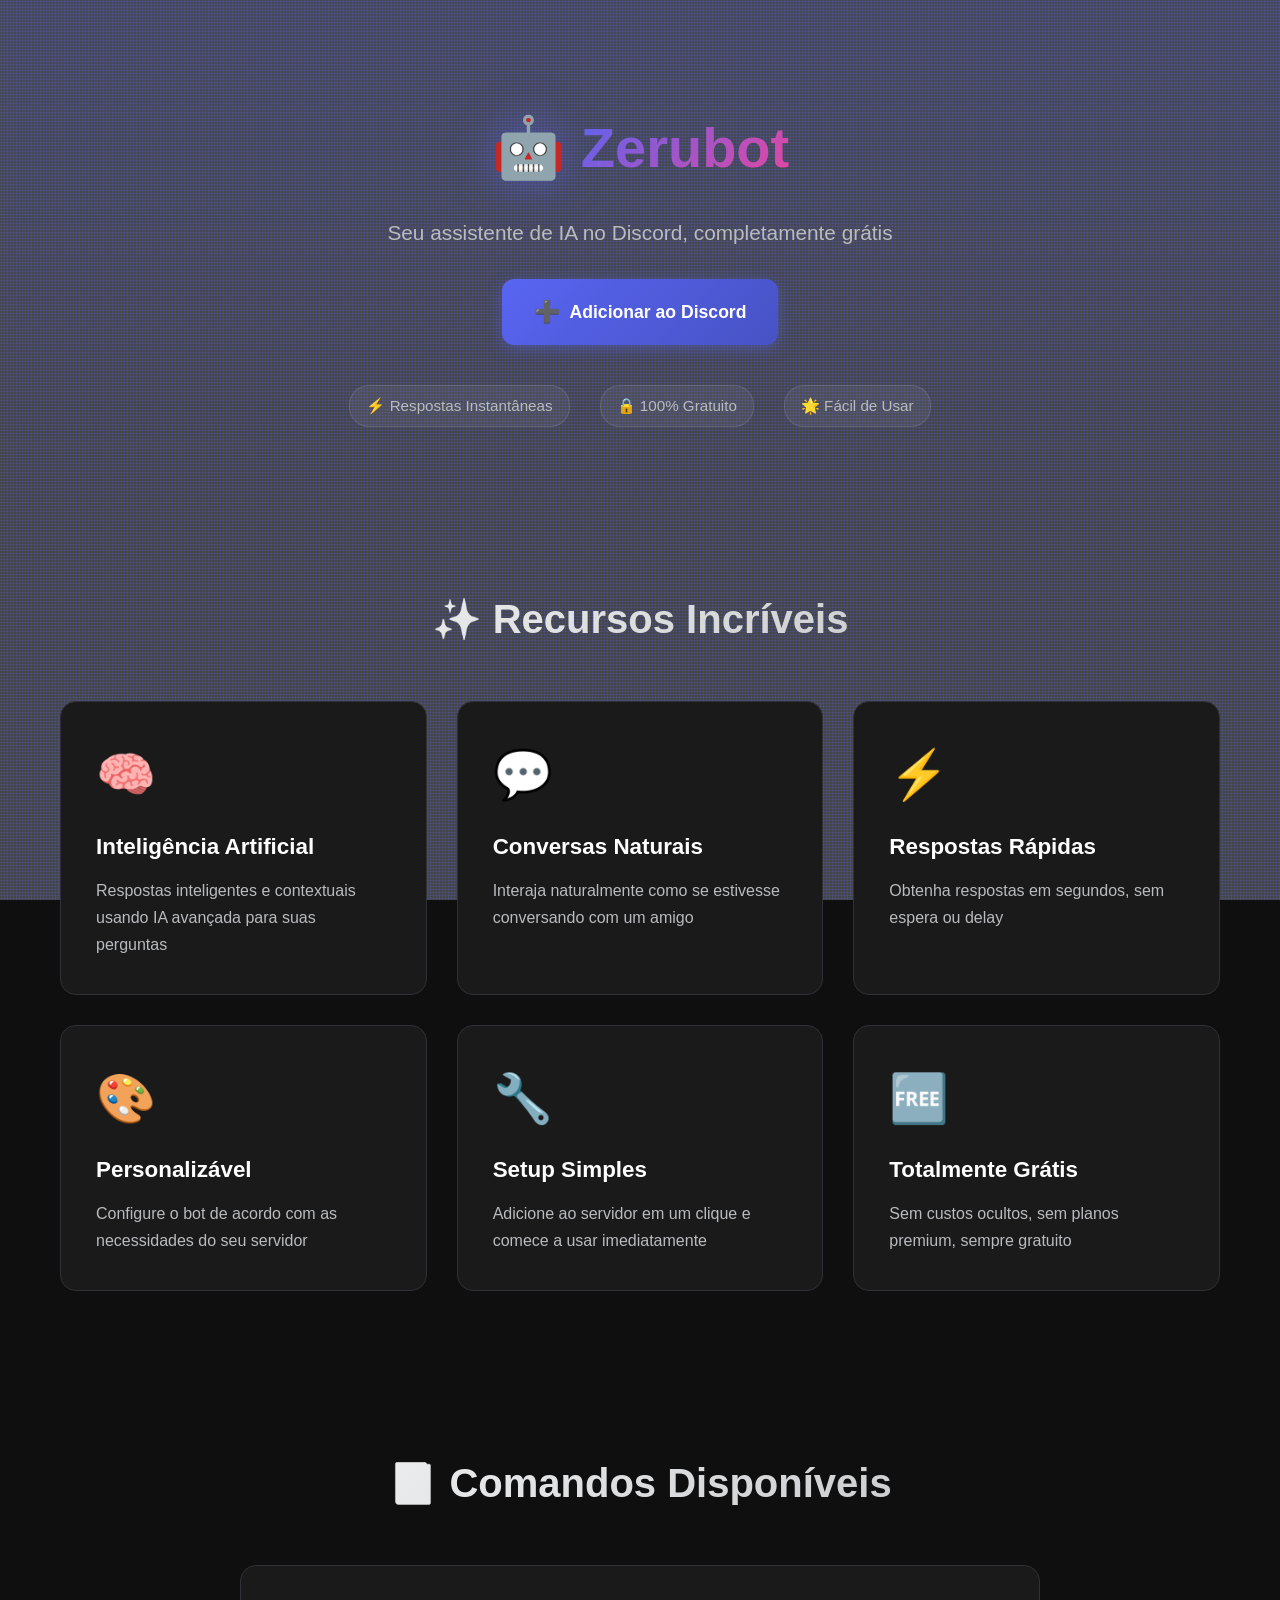
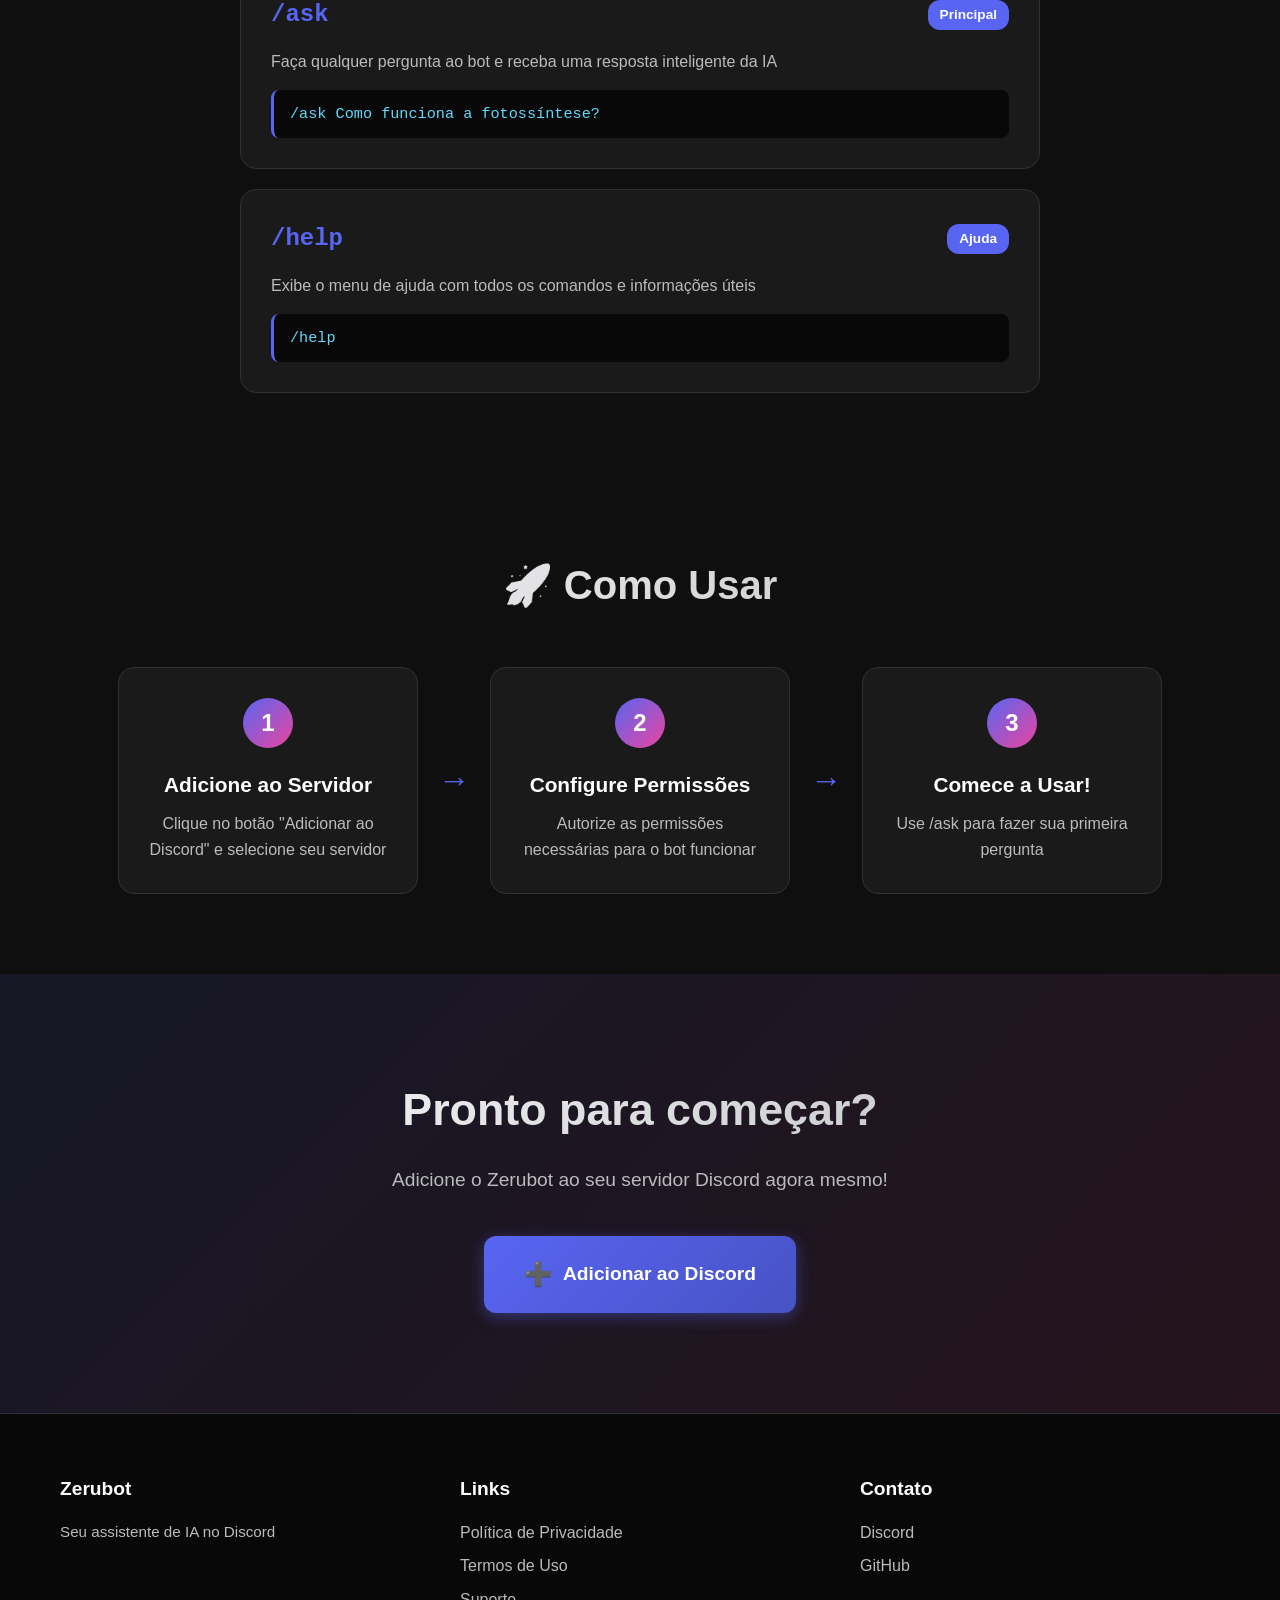
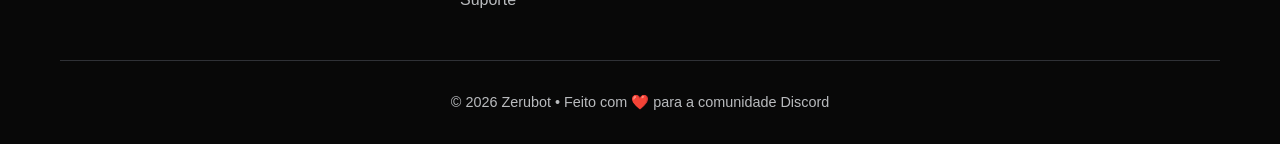
<file: index.html>
<!DOCTYPE html>
<html lang="pt-BR">
<head>
  <meta charset="UTF-8" />
  <title>Zerubot – Bot Discord com IA</title>
  <meta name="description" content="Use um bot Discord alimentado por IA gratuitamente. Respostas inteligentes, comandos fáceis e configuração rápida.">
  <meta name="viewport" content="width=device-width, initial-scale=1.0">
  <link rel="stylesheet" href="style.css">
</head>
<body>
  <div class="stars"></div>
  <div class="stars2"></div>
  
  <header>
    <div class="container">
      <div class="logo-section">
        <div class="logo">🤖</div>
        <h1>Zerubot</h1>
      </div>
      <p class="subtitle">Seu assistente de IA no Discord, completamente grátis</p>
      <a class="btn btn-primary" href="https://discord.com/oauth2/authorize?client_id=1467941142220767423&permissions=8&integration_type=0&scope=bot+applications.commands" target="_blank">
        <span class="btn-icon">➕</span> Adicionar ao Discord
      </a>
      <p class="stats">
        <span class="stat-item">⚡ Respostas Instantâneas</span>
        <span class="stat-item">🔒 100% Gratuito</span>
        <span class="stat-item">🌟 Fácil de Usar</span>
      </p>
    </div>
  </header>

  <main>
    <section class="features">
      <div class="container">
        <h2>✨ Recursos Incríveis</h2>
        <div class="feature-grid">
          <div class="feature-card">
            <div class="feature-icon">🧠</div>
            <h3>Inteligência Artificial</h3>
            <p>Respostas inteligentes e contextuais usando IA avançada para suas perguntas</p>
          </div>
          <div class="feature-card">
            <div class="feature-icon">💬</div>
            <h3>Conversas Naturais</h3>
            <p>Interaja naturalmente como se estivesse conversando com um amigo</p>
          </div>
          <div class="feature-card">
            <div class="feature-icon">⚡</div>
            <h3>Respostas Rápidas</h3>
            <p>Obtenha respostas em segundos, sem espera ou delay</p>
          </div>
          <div class="feature-card">
            <div class="feature-icon">🎨</div>
            <h3>Personalizável</h3>
            <p>Configure o bot de acordo com as necessidades do seu servidor</p>
          </div>
          <div class="feature-card">
            <div class="feature-icon">🔧</div>
            <h3>Setup Simples</h3>
            <p>Adicione ao servidor em um clique e comece a usar imediatamente</p>
          </div>
          <div class="feature-card">
            <div class="feature-icon">🆓</div>
            <h3>Totalmente Grátis</h3>
            <p>Sem custos ocultos, sem planos premium, sempre gratuito</p>
          </div>
        </div>
      </div>
    </section>

    <section class="commands">
      <div class="container">
        <h2>📘 Comandos Disponíveis</h2>
        <div class="command-list">
          <div class="command-card">
            <div class="command-header">
              <span class="command-name">/ask</span>
              <span class="command-badge">Principal</span>
            </div>
            <p class="command-description">Faça qualquer pergunta ao bot e receba uma resposta inteligente da IA</p>
            <code class="command-example">/ask Como funciona a fotossíntese?</code>
          </div>
          <div class="command-card">
            <div class="command-header">
              <span class="command-name">/help</span>
              <span class="command-badge">Ajuda</span>
            </div>
            <p class="command-description">Exibe o menu de ajuda com todos os comandos e informações úteis</p>
            <code class="command-example">/help</code>
          </div>
        </div>
      </div>
    </section>

    <section class="how-to-use">
      <div class="container">
        <h2>🚀 Como Usar</h2>
        <div class="steps">
          <div class="step">
            <div class="step-number">1</div>
            <h3>Adicione ao Servidor</h3>
            <p>Clique no botão "Adicionar ao Discord" e selecione seu servidor</p>
          </div>
          <div class="step-arrow">→</div>
          <div class="step">
            <div class="step-number">2</div>
            <h3>Configure Permissões</h3>
            <p>Autorize as permissões necessárias para o bot funcionar</p>
          </div>
          <div class="step-arrow">→</div>
          <div class="step">
            <div class="step-number">3</div>
            <h3>Comece a Usar!</h3>
            <p>Use /ask para fazer sua primeira pergunta</p>
          </div>
        </div>
      </div>
    </section>

    <section class="cta">
      <div class="container">
        <h2>Pronto para começar?</h2>
        <p>Adicione o Zerubot ao seu servidor Discord agora mesmo!</p>
        <a class="btn btn-primary btn-large" href="https://discord.com/oauth2/authorize?client_id=1467941142220767423&permissions=8&integration_type=0&scope=bot+applications.commands" target="_blank">
          <span class="btn-icon">➕</span> Adicionar ao Discord
        </a>
      </div>
    </section>
  </main>

  <footer>
    <div class="container">
      <div class="footer-content">
        <div class="footer-section">
          <h4>Zerubot</h4>
          <p>Seu assistente de IA no Discord</p>
        </div>
        <div class="footer-section">
          <h4>Links</h4>
          <a href="#" class="footer-link">Política de Privacidade</a>
          <a href="#" class="footer-link">Termos de Uso</a>
          <a href="#" class="footer-link">Suporte</a>
        </div>
        <div class="footer-section">
          <h4>Contato</h4>
          <a href="#" class="footer-link">Discord</a>
          <a href="#" class="footer-link">GitHub</a>
        </div>
      </div>
      <div class="footer-bottom">
        <p>© 2026 Zerubot • Feito com ❤️ para a comunidade Discord</p>
      </div>
    </div>
  </footer>
</body>
</html>
</file>
<file: style.css>
* {
  margin: 0;
  padding: 0;
  box-sizing: border-box;
}

:root {
  --primary: #5865F2;
  --primary-dark: #4752C4;
  --secondary: #EB459E;
  --dark: #0f0f0f;
  --darker: #080808;
  --card-bg: #1a1a1a;
  --text: #ffffff;
  --text-gray: #b9bbbe;
  --border: #2f3136;
}

body {
  font-family: -apple-system, BlinkMacSystemFont, 'Segoe UI', Roboto, 'Helvetica Neue', Arial, sans-serif;
  background: var(--dark);
  color: var(--text);
  line-height: 1.6;
  overflow-x: hidden;
}

/* Animated background stars */
.stars,
.stars2 {
  position: fixed;
  top: 0;
  left: 0;
  width: 100%;
  height: 100%;
  pointer-events: none;
  z-index: 0;
}

.stars {
  background: transparent url('data:image/svg+xml,<svg xmlns="http://www.w3.org/2000/svg" width="2" height="2"><circle cx="1" cy="1" r="1" fill="rgba(255,255,255,0.3)"/></svg>') repeat;
  animation: stars-move 100s linear infinite;
}

.stars2 {
  background: transparent url('data:image/svg+xml,<svg xmlns="http://www.w3.org/2000/svg" width="3" height="3"><circle cx="1.5" cy="1.5" r="1" fill="rgba(88,101,242,0.4)"/></svg>') repeat;
  animation: stars-move 150s linear infinite;
}

@keyframes stars-move {
  from { transform: translateY(0); }
  to { transform: translateY(-1000px); }
}

.container {
  max-width: 1200px;
  margin: 0 auto;
  padding: 0 20px;
  position: relative;
  z-index: 1;
}

/* Header */
header {
  padding: 100px 20px 80px;
  text-align: center;
  background: linear-gradient(180deg, rgba(88, 101, 242, 0.1) 0%, rgba(15, 15, 15, 0) 100%);
  position: relative;
  z-index: 1;
}

.logo-section {
  display: flex;
  align-items: center;
  justify-content: center;
  gap: 15px;
  margin-bottom: 15px;
}

.logo {
  font-size: 60px;
  animation: float 3s ease-in-out infinite;
  filter: drop-shadow(0 0 20px rgba(88, 101, 242, 0.5));
}

@keyframes float {
  0%, 100% { transform: translateY(0px); }
  50% { transform: translateY(-10px); }
}

header h1 {
  font-size: 3.5em;
  font-weight: 800;
  background: linear-gradient(135deg, var(--primary) 0%, var(--secondary) 100%);
  -webkit-background-clip: text;
  -webkit-text-fill-color: transparent;
  background-clip: text;
  margin: 0;
  animation: gradient-shift 3s ease infinite;
}

@keyframes gradient-shift {
  0%, 100% { filter: hue-rotate(0deg); }
  50% { filter: hue-rotate(10deg); }
}

.subtitle {
  font-size: 1.3em;
  color: var(--text-gray);
  margin: 20px 0 30px;
  max-width: 600px;
  margin-left: auto;
  margin-right: auto;
}

/* Buttons */
.btn {
  display: inline-flex;
  align-items: center;
  gap: 10px;
  padding: 16px 32px;
  font-size: 1.1em;
  font-weight: 600;
  text-decoration: none;
  border-radius: 12px;
  transition: all 0.3s ease;
  cursor: pointer;
  border: none;
  position: relative;
  overflow: hidden;
}

.btn::before {
  content: '';
  position: absolute;
  top: 50%;
  left: 50%;
  width: 0;
  height: 0;
  border-radius: 50%;
  background: rgba(255, 255, 255, 0.2);
  transform: translate(-50%, -50%);
  transition: width 0.6s, height 0.6s;
}

.btn:hover::before {
  width: 300px;
  height: 300px;
}

.btn-primary {
  background: linear-gradient(135deg, var(--primary) 0%, var(--primary-dark) 100%);
  color: white;
  box-shadow: 0 4px 15px rgba(88, 101, 242, 0.4);
}

.btn-primary:hover {
  transform: translateY(-2px);
  box-shadow: 0 6px 25px rgba(88, 101, 242, 0.6);
}

.btn-large {
  padding: 20px 40px;
  font-size: 1.2em;
}

.btn-icon {
  font-size: 1.2em;
  position: relative;
  z-index: 1;
}

.btn span {
  position: relative;
  z-index: 1;
}

/* Stats */
.stats {
  margin-top: 40px;
  display: flex;
  gap: 30px;
  justify-content: center;
  flex-wrap: wrap;
}

.stat-item {
  font-size: 0.95em;
  color: var(--text-gray);
  padding: 8px 16px;
  background: rgba(255, 255, 255, 0.05);
  border-radius: 20px;
  border: 1px solid rgba(255, 255, 255, 0.1);
}

/* Sections */
section {
  padding: 80px 20px;
  position: relative;
  z-index: 1;
}

section h2 {
  font-size: 2.5em;
  text-align: center;
  margin-bottom: 50px;
  background: linear-gradient(135deg, var(--text) 0%, var(--text-gray) 100%);
  -webkit-background-clip: text;
  -webkit-text-fill-color: transparent;
  background-clip: text;
}

/* Features Grid */
.feature-grid {
  display: grid;
  grid-template-columns: repeat(auto-fit, minmax(300px, 1fr));
  gap: 30px;
  margin-top: 40px;
}

.feature-card {
  background: var(--card-bg);
  padding: 35px;
  border-radius: 16px;
  border: 1px solid var(--border);
  transition: all 0.3s ease;
  cursor: pointer;
}

.feature-card:hover {
  transform: translateY(-5px);
  border-color: var(--primary);
  box-shadow: 0 10px 30px rgba(88, 101, 242, 0.2);
}

.feature-icon {
  font-size: 3em;
  margin-bottom: 15px;
}

.feature-card h3 {
  font-size: 1.4em;
  margin-bottom: 12px;
  color: var(--text);
}

.feature-card p {
  color: var(--text-gray);
  line-height: 1.7;
}

/* Commands */
.command-list {
  max-width: 800px;
  margin: 0 auto;
  display: flex;
  flex-direction: column;
  gap: 20px;
}

.command-card {
  background: var(--card-bg);
  padding: 30px;
  border-radius: 16px;
  border: 1px solid var(--border);
  transition: all 0.3s ease;
}

.command-card:hover {
  border-color: var(--primary);
  transform: translateX(5px);
}

.command-header {
  display: flex;
  align-items: center;
  justify-content: space-between;
  margin-bottom: 15px;
  flex-wrap: wrap;
  gap: 10px;
}

.command-name {
  font-size: 1.5em;
  font-weight: 700;
  color: var(--primary);
  font-family: 'Courier New', monospace;
}

.command-badge {
  background: var(--primary);
  color: white;
  padding: 4px 12px;
  border-radius: 12px;
  font-size: 0.85em;
  font-weight: 600;
}

.command-description {
  color: var(--text-gray);
  margin-bottom: 15px;
  line-height: 1.6;
}

.command-example {
  display: block;
  background: var(--darker);
  padding: 12px 16px;
  border-radius: 8px;
  border-left: 3px solid var(--primary);
  font-family: 'Courier New', monospace;
  color: #61dafb;
  font-size: 0.95em;
}

/* How to Use */
.steps {
  display: flex;
  align-items: center;
  justify-content: center;
  gap: 20px;
  margin-top: 50px;
  flex-wrap: wrap;
}

.step {
  background: var(--card-bg);
  padding: 30px;
  border-radius: 16px;
  border: 1px solid var(--border);
  text-align: center;
  flex: 1;
  min-width: 250px;
  max-width: 300px;
  transition: all 0.3s ease;
}

.step:hover {
  transform: scale(1.05);
  border-color: var(--primary);
}

.step-number {
  width: 50px;
  height: 50px;
  background: linear-gradient(135deg, var(--primary) 0%, var(--secondary) 100%);
  color: white;
  border-radius: 50%;
  display: flex;
  align-items: center;
  justify-content: center;
  font-size: 1.5em;
  font-weight: 700;
  margin: 0 auto 20px;
}

.step h3 {
  font-size: 1.3em;
  margin-bottom: 10px;
  color: var(--text);
}

.step p {
  color: var(--text-gray);
  line-height: 1.6;
}

.step-arrow {
  font-size: 2em;
  color: var(--primary);
  display: none;
}

/* CTA Section */
.cta {
  background: linear-gradient(135deg, rgba(88, 101, 242, 0.1) 0%, rgba(235, 69, 158, 0.1) 100%);
  text-align: center;
  padding: 100px 20px;
}

.cta h2 {
  font-size: 2.8em;
  margin-bottom: 20px;
}

.cta p {
  font-size: 1.2em;
  color: var(--text-gray);
  margin-bottom: 40px;
}

/* Footer */
footer {
  background: var(--darker);
  padding: 60px 20px 30px;
  border-top: 1px solid var(--border);
  position: relative;
  z-index: 1;
}

.footer-content {
  display: grid;
  grid-template-columns: repeat(auto-fit, minmax(200px, 1fr));
  gap: 40px;
  margin-bottom: 40px;
}

.footer-section h4 {
  font-size: 1.2em;
  margin-bottom: 15px;
  color: var(--text);
}

.footer-section p {
  color: var(--text-gray);
  font-size: 0.95em;
}

.footer-link {
  display: block;
  color: var(--text-gray);
  text-decoration: none;
  margin-bottom: 8px;
  transition: color 0.3s ease;
}

.footer-link:hover {
  color: var(--primary);
}

.footer-bottom {
  text-align: center;
  padding-top: 30px;
  border-top: 1px solid var(--border);
  color: var(--text-gray);
  font-size: 0.9em;
}

/* Responsive Design */
@media (min-width: 768px) {
  .step-arrow {
    display: block;
  }
}

@media (max-width: 768px) {
  header h1 {
    font-size: 2.5em;
  }
  
  .subtitle {
    font-size: 1.1em;
  }
  
  section h2 {
    font-size: 2em;
  }
  
  .feature-grid {
    grid-template-columns: 1fr;
  }
  
  .stats {
    flex-direction: column;
    align-items: center;
  }
  
  .steps {
    flex-direction: column;
  }
  
  .footer-content {
    grid-template-columns: 1fr;
    text-align: center;
  }
}

@media (max-width: 480px) {
  header {
    padding: 60px 20px 40px;
  }
  
  header h1 {
    font-size: 2em;
  }
  
  .logo {
    font-size: 40px;
  }
  
  .btn {
    padding: 14px 24px;
    font-size: 1em;
  }
  
  section {
    padding: 50px 20px;
  }
}
</file>
